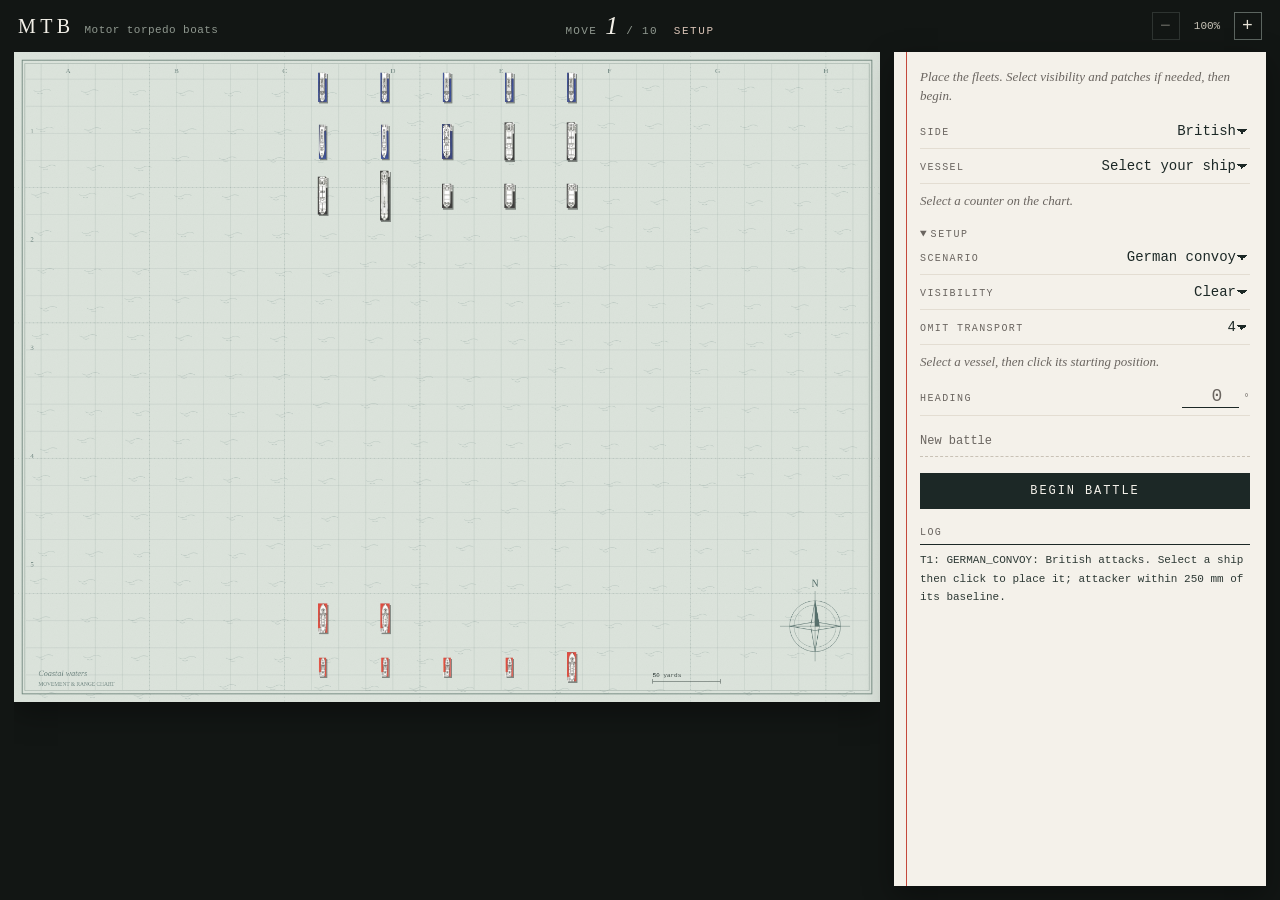
<file: index.html>
<!DOCTYPE html>
<html lang="en">
<head>
<meta charset="UTF-8">
<meta name="viewport" content="width=device-width, initial-scale=1.0">
<title>MTB</title>
<link rel="stylesheet" href="style.css">
</head>
<body>
<div class="table">
<header class="rail">
<div class="title-block"><span class="title">MTB</span><span class="subtitle">Motor torpedo boats</span></div>
<div class="move-block"><span class="move-label">Move</span><span id="turn-number">1</span><span class="move-total">/ 10</span><span id="phase-name">Setup</span></div>
<div class="chart-tools"><button id="zoom-out" type="button" aria-label="Zoom out">−</button><span id="zoom-label">100%</span><button id="zoom-in" type="button" aria-label="Zoom in">+</button></div>
</header>
<main id="game-container">
<section class="chart-panel" aria-label="Battle chart">
<div id="chart-viewport"><canvas id="game-canvas" width="1600" height="1200" aria-label="Battlefield. Select a counter to issue orders."></canvas></div>
</section>
<aside id="ui-panel">
<div class="pad">
<p id="phase-help"></p>
<label><span>Side</span><select id="view-faction"><option value="British">British</option><option value="German">German</option></select></label>
<label><span>Vessel</span><select id="fleet-select"></select></label>
<p id="selection-hint">Select a counter on the chart.</p>
<div id="controls">
<div id="ship-orders" class="hidden">
<div class="vessel-heading"><img id="vessel-art" alt="Selected counter"><div><h3 id="selected-ship-name">Select a ship</h3>
<svg id="hull-gauge" viewBox="0 0 260 18" role="img" aria-label="Remaining buoyancy"><text x="0" y="12" font-size="9" font-family="Courier New, monospace">BUOYANCY</text><rect x="87" y="4" width="170" height="8" fill="none" stroke="currentColor"/><rect id="buoyancy-fill" x="88" y="5" width="168" height="6" fill="#1c2826"/></svg>
</div></div>
<p id="ship-status"></p>
<fieldset class="helm"><legend>Course</legend>
<label><span>Speed</span><span class="input-unit"><input type="number" id="speed-input" min="0" max="40"><small>kn</small></span></label>
<label><span>Turn</span><span class="input-unit"><input type="number" id="turn-input" min="-9" max="9" value="0"><small>pts</small></span></label>
<p class="field-note">− port, + starboard.</p>
<label><span>Turn at</span><select id="turn-timing"><option value="START">Start of move</option><option value="END">End of move</option></select></label>
<label class="check-label"><input id="ram-order" type="checkbox"> Intentional ram</label>
</fieldset>
<fieldset class="weapons"><legend>Weapons</legend>
<p class="field-note">Select an enemy counter to aim.</p>
<div class="attack-row"><span>Guns</span><button id="fire-btn" type="button">Fire</button></div>
<div class="attack-row"><span>Torpedoes</span><span class="line-controls"><select id="torpedo-count" aria-label="Torpedo salvo"><option value="1">1</option><option value="2">2</option></select><button id="torpedo-btn" type="button">Launch</button></span></div>
<div class="attack-row"><span>Charges</span><span class="line-controls"><select id="dc-depth-select" aria-label="Depth charge depth"><option value="SHALLOW">Shallow</option><option value="DEEP">Deep</option></select><button id="depth-btn" type="button">Drop</button></span></div>
<div class="attack-row"><span>Sighting</span><button id="sight-btn" type="button">Attempt</button></div>
<div class="attack-row"><span>Starshell</span><button id="illum-btn" type="button">Illuminate</button></div>
<button id="cancel-attacks" class="quiet" type="button">Cancel attack orders</button>
</fieldset>
</div>
</div>
<details class="battle-settings" open><summary>Setup</summary>
<label><span>Scenario</span><select id="scenario-select"><option value="GERMAN_CONVOY">German convoy</option><option value="BRITISH_CONVOY">British convoy</option><option value="ENCOUNTER">Warship encounter</option></select></label>
<label><span>Visibility</span><select id="visibility-select"><option value="CLEAR">Clear</option><option value="MIST">Mist</option><option value="FOG">Fog</option><option value="NIGHT">Night</option></select></label>
<label><span>Omit transport</span><select id="omitted-transport"><option value="4">4</option><option value="1">1</option><option value="2">2</option><option value="3">3</option></select></label>
<div id="setup-controls">
<p class="field-note">Select a vessel, then click its starting position.</p>
<label><span>Heading</span><span class="input-unit"><input id="setup-heading" type="number" min="0" max="359" value="0"><small>°</small></span></label>
<button id="place-british-patch" type="button">Place British patch</button>
<button id="place-german-patch" type="button">Place German patch</button>
</div>
<button id="new-game-btn" class="quiet" type="button">New battle</button>
</details>
<button id="next-phase-btn" type="button">Begin battle</button>
<div class="log-label">Log</div>
<div id="log" role="log" aria-live="polite"></div>
</div>
</aside>
</main>
</div>
<script src="mtb_data.js"></script>
<script src="mtb_rules.js"></script>
<script src="mtb_visuals.js"></script>
<script src="mtb_game.js"></script>
</body>
</html>
</file>
<file: style.css>
:root {
  color-scheme: light;
  --desk: #121614;
  --paper: #f4f1ea;
  --ink: #1c2826;
  --pencil: #6a6560;
  --rule: #e3ddd2;
  --red: #9d342c;
  font-family: Georgia, 'Times New Roman', serif;
  color: var(--ink);
}

* { box-sizing: border-box; }

html, body { height: 100%; }

body {
  margin: 0;
  background: var(--desk);
  overflow: hidden;
}

button, input, select { font: inherit; color: inherit; }

button:focus-visible, select:focus-visible, input:focus-visible, summary:focus-visible {
  outline: 1px solid var(--red);
  outline-offset: 3px;
}

.table {
  height: 100%;
  display: flex;
  flex-direction: column;
}

.rail {
  display: grid;
  grid-template-columns: 1fr auto 1fr;
  align-items: center;
  gap: 16px;
  padding: 12px 18px 8px;
  color: #f3f0e8;
}

.title {
  font-size: 20px;
  letter-spacing: 0.22em;
}

.subtitle {
  margin-left: 10px;
  font: 11px 'Courier New', monospace;
  letter-spacing: 0.04em;
  color: #8f988f;
}

.move-block {
  display: flex;
  align-items: baseline;
  gap: 8px;
}

.move-label, .move-total {
  font: 11px 'Courier New', monospace;
  letter-spacing: 0.12em;
  text-transform: uppercase;
  color: #8f988f;
}

#turn-number {
  font: italic 26px/1 Georgia, serif;
}

#phase-name {
  margin-left: 8px;
  font: 11px 'Courier New', monospace;
  letter-spacing: 0.14em;
  text-transform: uppercase;
  color: #d9c3b6;
}

.chart-tools {
  justify-self: end;
  display: flex;
  align-items: center;
  gap: 8px;
  font: 11px 'Courier New', monospace;
  color: #c9c4b8;
}

.chart-tools span { min-width: 38px; text-align: center; }

#game-container {
  flex: 1;
  min-height: 0;
  display: grid;
  grid-template-columns: minmax(0, 1fr) 372px;
  gap: 14px;
  padding: 4px 14px 14px;
}

.chart-panel, #ui-panel { min-width: 0; min-height: 0; }

#chart-viewport {
  height: 100%;
  overflow: auto;
  background: var(--desk);
}

#game-canvas {
  display: block;
  width: 100%;
  height: auto;
  cursor: crosshair;
  background: #dce4dc;
  box-shadow: 0 10px 28px rgba(0, 0, 0, 0.35);
  touch-action: pan-x pan-y;
}

.pad {
  position: relative;
  height: 100%;
  overflow: auto;
  background: var(--paper);
  padding: 16px 16px 20px 26px;
  box-shadow: 0 10px 28px rgba(0, 0, 0, 0.35);
}

.pad::before {
  content: '';
  position: absolute;
  top: 0;
  bottom: 0;
  left: 12px;
  width: 1px;
  background: #c4493c;
}

#phase-help, .field-note, #selection-hint {
  font: italic 13px/1.45 Georgia, serif;
  color: var(--pencil);
  margin: 8px 0;
}

#phase-help { margin-top: 0; }

.pad label {
  display: flex;
  align-items: baseline;
  justify-content: space-between;
  gap: 12px;
  margin: 0;
  padding: 7px 0;
  border-bottom: 1px solid var(--rule);
}

.pad label > span, .attack-row > span, legend, .log-label {
  font: 10px 'Courier New', monospace;
  letter-spacing: 0.14em;
  text-transform: uppercase;
  color: var(--pencil);
}

select, input {
  border: 0;
  border-radius: 0;
  background: transparent;
  min-width: 0;
}

select {
  appearance: none;
  max-width: 210px;
  padding: 2px 14px 2px 4px;
  font: 14px 'Courier New', monospace;
  text-align: right;
  background-image: linear-gradient(45deg, transparent 50%, var(--ink) 50%), linear-gradient(135deg, var(--ink) 50%, transparent 50%);
  background-position: calc(100% - 8px) 55%, calc(100% - 3px) 55%;
  background-size: 5px 5px, 5px 5px;
  background-repeat: no-repeat;
}

input[type=number] {
  width: 3.2em;
  padding: 0 2px 1px;
  border-bottom: 1px solid var(--ink);
  font: 18px 'Courier New', monospace;
  text-align: right;
}

input:disabled, select:disabled { opacity: 0.45; }

.input-unit {
  display: flex;
  align-items: baseline;
  gap: 4px;
}

.input-unit small {
  font: 10px 'Courier New', monospace;
  letter-spacing: 0.06em;
  color: var(--pencil);
}

.vessel-heading {
  display: flex;
  align-items: center;
  gap: 14px;
  margin-top: 14px;
}

.vessel-heading img {
  width: 36px;
  height: 78px;
  object-fit: contain;
  filter: drop-shadow(1px 2px 0 rgba(0, 0, 0, 0.28));
}

h3 {
  margin: 0 0 6px;
  font: italic 22px/1.1 Georgia, serif;
  font-weight: normal;
}

#hull-gauge {
  display: block;
  width: 220px;
  color: var(--pencil);
}

#ship-status {
  white-space: pre-line;
  margin: 10px 0 0;
  font: 12px/1.7 'Courier New', monospace;
  color: #3c4744;
}

#ship-status:empty { display: none; }

fieldset {
  margin: 16px 0 0;
  padding: 0;
  border: 0;
}

legend { padding: 0; }

.attack-row {
  display: flex;
  align-items: baseline;
  justify-content: space-between;
  gap: 12px;
  padding: 8px 0;
  border-bottom: 1px solid var(--rule);
}

.line-controls {
  display: flex;
  align-items: baseline;
  gap: 14px;
}

.check-label {
  justify-content: flex-start;
  gap: 8px;
  border-bottom: 0;
  padding-top: 10px;
  font: italic 13px Georgia, serif;
  color: var(--ink);
}

.check-label input { accent-color: var(--red); }

button {
  width: auto;
  margin: 0;
  padding: 0 0 1px;
  border: 0;
  border-bottom: 1px solid currentColor;
  border-radius: 0;
  background: transparent;
  color: var(--ink);
  cursor: pointer;
  font: 12px 'Courier New', monospace;
  letter-spacing: 0.06em;
  text-transform: uppercase;
}

button:hover:not(:disabled) { color: var(--red); background: transparent; }

button:disabled { opacity: 0.38; cursor: default; }

.chart-tools button {
  width: 28px;
  height: 28px;
  padding: 0;
  border: 1px solid #5c6560;
  color: #e6e2d6;
  font-size: 18px;
  line-height: 26px;
  text-transform: none;
}

.chart-tools button:hover:not(:disabled) { border-color: #e6e2d6; color: #fff; }

#place-british-patch, #place-german-patch {
  display: block;
  margin-top: 10px;
  text-align: left;
}

#next-phase-btn {
  display: block;
  width: 100%;
  margin-top: 16px;
  padding: 11px 12px;
  border: 0;
  background: var(--ink);
  color: var(--paper);
  letter-spacing: 0.16em;
}

#next-phase-btn:hover:not(:disabled) { background: #314240; color: var(--paper); }

button.quiet {
  display: block;
  width: 100%;
  margin-top: 10px;
  padding: 8px 0;
  border-bottom: 1px dashed #c9c2b6;
  text-align: left;
  text-transform: none;
  letter-spacing: 0;
  color: var(--pencil);
  background: transparent;
}

button.quiet:hover:not(:disabled) { color: var(--red); background: transparent; }

.battle-settings { margin-top: 18px; }

summary {
  cursor: pointer;
  font: 10px 'Courier New', monospace;
  letter-spacing: 0.16em;
  text-transform: uppercase;
  color: var(--pencil);
}

.log-label { display: block; margin-top: 18px; }

#log {
  height: 132px;
  overflow: auto;
  margin-top: 6px;
  padding-top: 4px;
  border-top: 1px solid var(--ink);
  font: 11px/1.65 'Courier New', monospace;
  color: #2c3834;
}

#log div { margin: 0; padding: 2px 0; }

.hidden, [hidden] { display: none !important; }

body[data-phase=SETUP] .helm,
body[data-phase=SETUP] .weapons,
body[data-phase=SIGHTING] .helm { display: none; }

@media (max-width: 860px) {
  body { overflow: auto; }
  .table { height: auto; min-height: 100%; }
  .subtitle { display: none; }
  .rail { grid-template-columns: 1fr auto; padding: 12px 12px 4px; }
  .move-block { grid-column: 1 / -1; }
  #game-container { display: flex; flex-direction: column; height: auto; padding: 8px 12px 16px; }
  #chart-viewport { height: 68vh; }
  .pad { height: auto; }
}
</file>
